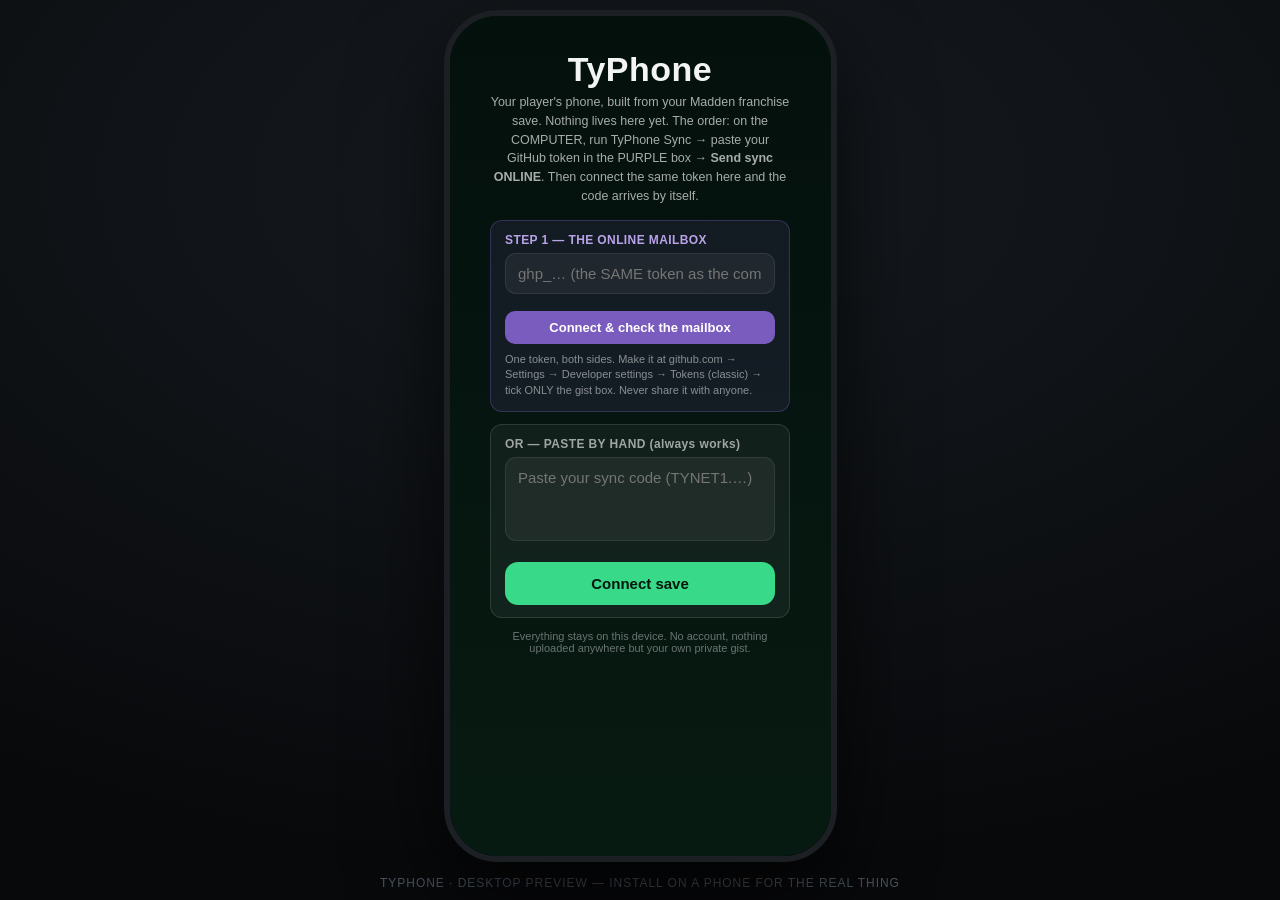
<file: index.html>
<!DOCTYPE html>
<!-- TyPhone index.html — v1.14.0 (Aug 11 2026) — THE SPIDERWEB ROUND -->
<html lang="en">
<head>
<meta charset="UTF-8">
<meta name="viewport" content="width=device-width, initial-scale=1, viewport-fit=cover, user-scalable=no">
<meta name="apple-mobile-web-app-capable" content="yes">
<meta name="apple-mobile-web-app-status-bar-style" content="black-translucent">
<meta name="apple-mobile-web-app-title" content="TyPhone">
<link rel="apple-touch-icon" href="icon-180.png">
<link rel="manifest" href="manifest.webmanifest">
<meta name="theme-color" content="#04100c">
<title>TyPhone</title>
<link rel="stylesheet" href="styles.css">
</head>
<body>
<div id="desk">
  <div id="frame">
    <div id="island"></div>
    <div id="screen">
      <div id="statusbar">
        <span id="sb-time">9:41</span>
        <span id="sb-right">
          <span class="sb-ico sig"><i></i><i></i><i></i><i></i></span>
          <span class="sb-5g">5G</span>
          <span class="sb-ico batt"><i></i></span>
        </span>
      </div>
      <div id="stage">
        <!-- lockscreen -->
        <div class="layer" id="lock">
          <div id="lk-date">Friday, August 7</div>
          <div id="lk-time">9:41</div>
          <div id="lk-notifs"></div>
          <div id="lk-career">
            <div class="who">Careers</div>
            <div id="lk-careers"></div>
          </div>
          <button id="lk-unlock">Tap to open</button>
          <div id="lk-ver"></div>
        </div>
        <!-- homescreen -->
        <div class="layer hidden" id="home">
          <div id="hs-widget">
            <div class="top"><h3 id="wg-title">TyPhone</h3><span class="wk" id="wg-week">—</span></div>
            <div class="row">
              <div class="wg"><small>Status</small><b id="wg-cash">—</b></div>
              <div class="wg buzz"><small>Buzz</small><b id="wg-run">—</b><i id="wg-lv"></i></div>
            </div>
          </div>
          <div id="grid"></div>
          <div id="trophybar" class="hidden" onclick="mySeasonSheet()"></div>
          <div id="nextbar" class="hidden"></div>
          <div id="dock"></div>
        </div>
        <!-- app view (content injected per app) -->
        <div class="layer hidden appview" id="appview">
          <div id="app-body"></div>
        </div>
      </div>
      <div id="homebar"><b id="hb"></b></div>
      <div id="toast"></div>
      <div id="dim" class="hidden"><div id="sheet"></div></div>
    </div>
  </div>
  <div id="deskcap">TyPhone · desktop preview — install on a phone for the real thing</div>
</div>
<script src="data.js"></script>
<script src="app.js"></script>
</body>
</html>
</file>
<file: styles.css>
/* TyPhone styles.css — v1.14.0 (Aug 11 2026) — THE SPIDERWEB ROUND (no style changes) */
/* ============ TyNet OS — styles ============ */
:root{
  --wall1:#04100c; --wall2:#0a2418; --wall3:#123a24;
  --glass:rgba(255,255,255,.08); --glass2:rgba(255,255,255,.14);
  --ink:#f2f5f3; --dim:rgba(242,245,243,.62); --faint:rgba(242,245,243,.38);
  --ok:#39d98a; --warn:#f5b93e; --bad:#f4645c;
  --mer-bg:#0b241b; --mer-bg2:#07160f; --mer-acc:#2fd08c; --mer-gold:#d8b25c;
  --key-bg:#f4f7fb; --key-acc:#1f6fd6; --key-ink:#131a22;
  --oct-bg:#141110; --oct-acc:#f07f24;
  --apx-bg:#f5efe2; --apx-acc:#8a6d1f; --apx-ink:#241f14;
  --hud-bg:#120d0a; --hud-acc:#ff5f2e; --hud-up:#ff7a45; --hud-dn:#6d84ff;
  --chr-bg:#080a0c; --chr-acc:#e8f0f6;
  --tml-bg:#f5f6f8; --tml-acc:#3557c9; --tml-ink:#1a1f28;
  --chron-bg:#f6f2e8; --chron-ink:#221d14; --chron-acc:#8c2f22;
  --espn-bg:#101215; --espn-acc:#c8102e;
  --pod-bg:#130f1e; --pod-acc:#9f7bff; --pod-acc2:#5ad0c8;
  --yct-bg:#f2f6f7; --yct-acc:#0e5b6e; --yct-ink:#10222a;
  --pln-bg:#0e1420; --pln-acc:#b7c6dd;
  --clip-bg:#050506; --clip-acc:#ff3d71;
  --card-bg:#17191d; --card-acc:#cfd6df;
  --set-bg:#101214;
  --radius-app:16px;
}
*{margin:0;padding:0;box-sizing:border-box;-webkit-tap-highlight-color:transparent}
html,body{height:100%}
html{background:#000}
body{height:100%;background:#000;font-family:-apple-system,BlinkMacSystemFont,"Segoe UI",Roboto,Helvetica,Arial,sans-serif;color:var(--ink);overflow:hidden}
button{font:inherit;color:inherit;background:none;border:none;cursor:pointer;text-align:inherit}
input,select,textarea{font:inherit;color:inherit}
::-webkit-scrollbar{display:none}

/* ===== desk frame vs standalone ===== */
#desk{height:100%;display:flex;align-items:center;justify-content:center;flex-direction:column;gap:14px}
#frame{position:fixed;inset:0;background:#000;overflow:hidden}
#deskcap{display:none;color:#4c5560;font-size:12px;letter-spacing:.08em;text-transform:uppercase}
@media (min-width:520px) and (min-height:900px){
  body{background:radial-gradient(1200px 700px at 50% 20%,#161b20,#08090b)}
  #frame{position:relative;inset:auto;width:393px;height:852px;border-radius:54px;border:6px solid #1c1f24;box-shadow:0 40px 90px rgba(0,0,0,.7),inset 0 0 0 2px #000}
  #island{display:block}
  #statusbar{display:flex}
  #deskcap{display:block}
}
#island{display:none;position:absolute;top:12px;left:50%;transform:translateX(-50%);width:118px;height:32px;background:#000;border-radius:20px;z-index:60;pointer-events:none}

/* ===== wallpaper + chrome ===== */
#screen{position:absolute;inset:0;padding-top:env(safe-area-inset-top,14px);display:flex;flex-direction:column;
  background:
  radial-gradient(80% 55% at 78% -8%,rgba(47,208,140,.28),transparent 60%),
  radial-gradient(70% 50% at 8% 108%,rgba(31,111,214,.20),transparent 60%),
  linear-gradient(160deg,var(--wall2),var(--wall1) 55%,#010302 82%,#000)}
#screen.customwall{background-image:var(--customwall);background-size:cover;background-position:center}
#statusbar{display:none;height:54px;flex:0 0 auto;justify-content:space-between;align-items:flex-end;padding:0 28px 6px;font-size:14px;font-weight:600;z-index:55}
#sb-right{display:flex;gap:6px;align-items:center}
.sb-5g{font-size:12px;font-weight:700}
.sb-ico{width:18px;height:11px;position:relative;opacity:.95}
.sig i{position:absolute;bottom:0;width:3px;background:currentColor;border-radius:1px}
.sig i:nth-child(1){left:0;height:4px}.sig i:nth-child(2){left:4px;height:6px}.sig i:nth-child(3){left:8px;height:8px}.sig i:nth-child(4){left:12px;height:10px}
.batt{width:24px;height:12px;border:1.5px solid rgba(255,255,255,.5);border-radius:3.5px;position:relative}
.batt::after{content:"";position:absolute;right:-4px;top:3px;width:2px;height:4px;background:rgba(255,255,255,.5);border-radius:1px}
.batt i{position:absolute;inset:1.5px;right:22%;background:var(--ok);border-radius:1.5px}
#stage{flex:1;position:relative;overflow:hidden}
#homebar{height:26px;margin-bottom:env(safe-area-inset-bottom,0px);flex:0 0 auto;display:flex;align-items:center;justify-content:center;z-index:70}
#homebar b{width:130px;height:5px;border-radius:3px;background:rgba(255,255,255,.85);cursor:pointer}

/* ===== layers ===== */
.layer{position:absolute;inset:0;display:flex;flex-direction:column;transition:opacity .28s,transform .28s}
.layer.hidden{opacity:0;pointer-events:none}
#lock.hidden{transform:translateY(-14%)}
.appview{background:#0d0f11;transform:translateY(4%) scale(.96)}
.appview.open{transform:none}
#app-body{flex:1;display:flex;flex-direction:column;overflow:hidden}

/* ===== lockscreen ===== */
#lock{align-items:center;padding-top:44px}
#lk-date{font-size:15px;font-weight:600;color:var(--dim)}
#lk-time{font-size:84px;font-weight:700;letter-spacing:-.02em;line-height:1;margin-top:2px;font-variant-numeric:tabular-nums}
#lk-notifs{margin-top:22px;width:calc(100% - 32px);display:flex;flex-direction:column;gap:8px;max-height:38%;overflow:auto}
.lk-card{background:var(--glass);backdrop-filter:blur(20px);border-radius:18px;padding:12px 14px;display:flex;gap:11px;align-items:center;text-align:left}
.lk-card .ic{width:34px;height:34px;border-radius:9px;flex:0 0 auto;display:flex;align-items:center;justify-content:center;font-weight:800;font-size:15px}
.lk-card h4{font-size:13.5px;font-weight:600}
.lk-card p{font-size:12.5px;color:var(--dim);margin-top:1px;overflow:hidden;display:-webkit-box;-webkit-line-clamp:2;-webkit-box-orient:vertical}
#lk-career{margin-top:auto;margin-bottom:14px;width:calc(100% - 48px)}
#lk-career .who{text-align:center;font-size:12px;color:var(--faint);letter-spacing:.06em;text-transform:uppercase;margin-bottom:8px}
.career-pick{width:100%;background:var(--glass);backdrop-filter:blur(20px);border-radius:16px;padding:12px 16px;display:flex;justify-content:space-between;align-items:center;margin-bottom:8px}
.career-pick.active{outline:1.5px solid rgba(57,217,138,.6)}
.career-pick h4{font-size:15px;font-weight:700}
.career-pick p{font-size:12px;color:var(--dim)}
.career-pick .go{font-size:12px;font-weight:700;color:var(--ok)}
#lk-unlock{margin-bottom:2px;font-size:13px;color:var(--faint);padding:10px 24px}
#lk-ver{margin-bottom:10px;font-size:10px;letter-spacing:.04em;color:var(--faint);opacity:.7;font-variant-numeric:tabular-nums}

/* ===== homescreen ===== */
#home{padding:6px 20px 0}
#hs-widget{background:var(--glass);backdrop-filter:blur(24px);border-radius:22px;padding:14px 16px;margin-bottom:18px;cursor:pointer}
#hs-widget .top{display:flex;justify-content:space-between;align-items:baseline}
#hs-widget h3{font-size:13px;font-weight:700;letter-spacing:.04em}
#hs-widget .wk{font-size:12px;color:var(--dim);font-weight:600}
#hs-widget .row{display:flex;gap:14px;margin-top:10px}
.wg{flex:1;min-width:0}
.wg small{display:block;font-size:10px;letter-spacing:.08em;text-transform:uppercase;color:var(--faint)}
.wg b{font-size:13.5px;font-weight:700;letter-spacing:-.01em;white-space:nowrap;overflow:hidden;text-overflow:ellipsis;display:block;line-height:1.5}
.wg.buzz b{white-space:normal;overflow:visible;text-overflow:clip;line-height:1.25} /* v1.6 (Ty #1): the fame ladder never gets cut off again */
#grid{display:grid;grid-template-columns:repeat(4,1fr);gap:22px 10px;justify-items:center}
.app{width:100%;display:flex;flex-direction:column;align-items:center;gap:5px}
.icon{width:78px;height:78px;border-radius:18px;display:flex;align-items:center;justify-content:center;font-weight:800;font-size:21px;position:relative;box-shadow:0 6px 14px rgba(0,0,0,.35)}
#grid .icon svg, #dock .icon svg{display:block;width:38px;height:38px}
.lk-card .ic svg{width:19px;height:19px}
.lk-card .ic span{font-size:12px!important}
.app span{font-size:11.5px;color:var(--ink);text-shadow:0 1px 3px rgba(0,0,0,.6)}
.badge{position:absolute;top:-7px;right:-7px;min-width:24px;height:24px;border-radius:12px;background:#f4453b;color:#fff;font-size:13px;font-weight:700;display:flex;align-items:center;justify-content:center;padding:0 6px;box-shadow:0 2px 6px rgba(0,0,0,.4)} /* v1.7.1 Ty: bigger notification circle */
#dock{margin-top:auto;margin-bottom:8px;background:rgba(255,255,255,.10);backdrop-filter:blur(28px);border-radius:26px;padding:11px;display:flex;justify-content:space-around}
#dock .app > span{display:none}
#dock .app{width:auto}

/* icon brands */
.ic-msg{background:linear-gradient(180deg,#5bdc6b,#28b442);color:#fff}
.ic-mer{background:linear-gradient(180deg,#134534,#0b2c20);color:var(--mer-acc)}
.ic-hud{background:linear-gradient(180deg,#ff5f2e,#e83e0c);color:#fff}
.ic-sync{background:linear-gradient(180deg,#3d454f,#22272d);color:#dfe6ec}
.ic-chr{background:#0c0d0e;color:#fff;border:1px solid #26292c}
.ic-tml{background:#f5f5f4;color:#3557c9}
.ic-chron{background:#f6f2e8;color:#6d2015;font-size:15px;font-family:Georgia,serif}
.ic-espn{background:#c8102e;color:#fff;font-size:12px;font-style:italic;letter-spacing:-.03em}
.ic-pod{background:linear-gradient(180deg,#2a1d4d,#171030);color:#9f7bff}
.ic-key{background:var(--key-bg);color:var(--key-acc)}
.ic-oct{background:var(--oct-bg);color:var(--oct-acc)}
.ic-apx{background:var(--apx-bg);color:#5c4c1c;font-size:14px;letter-spacing:.06em}
.ic-yct{background:linear-gradient(180deg,#e8f2f4,#cfe4e9);color:#0e5b6e}
.ic-pln{background:linear-gradient(180deg,#1a2537,#0e1420);color:#b7c6dd}
.ic-clip{background:#050506;color:#ff3d71;border:1px solid #1c1c20}
.ic-con{background:linear-gradient(180deg,#8e98a5,#5f6873);color:#fff}
.ic-set{background:linear-gradient(180deg,#3a3f45,#22262b);color:#c9d1d9}
.ic-card{background:linear-gradient(160deg,#2a2d33,#131519);color:#cfd6df}

/* ===== app shell ===== */
.aphead{flex:0 0 auto;display:flex;align-items:center;gap:10px;padding:12px 16px 10px;position:relative;z-index:5}
.aphead .back{font-size:15px;font-weight:600;opacity:.85;padding:4px 6px 4px 0}
.aphead h1{font-size:19px;font-weight:800;letter-spacing:-.01em;flex:1}
.aphead .hact{font-size:13px;font-weight:700;opacity:.85}
.apbody{flex:1;overflow-y:auto;-webkit-overflow-scrolling:touch;padding:0 16px 28px}
.apbody.flush{padding:0}
.seg{display:flex;background:rgba(127,127,127,.15);border-radius:11px;padding:3px;margin:2px 16px 10px;flex:0 0 auto}
.seg button{flex:1;padding:7px 0;font-size:13px;font-weight:600;border-radius:8px;opacity:.7}
.seg button.on{background:rgba(255,255,255,.14);opacity:1}
.lightapp .seg{background:rgba(0,0,0,.07)}
.lightapp .seg button.on{background:#fff;box-shadow:0 1px 4px rgba(0,0,0,.12)}
.cardrow{border-radius:16px;padding:14px;margin-bottom:10px}
.hr{height:1px;background:rgba(127,127,127,.18);margin:10px 0}
.pill{display:inline-block;font-size:10.5px;font-weight:700;letter-spacing:.05em;text-transform:uppercase;border-radius:6px;padding:3px 7px}
.mono{font-variant-numeric:tabular-nums}
.btn{display:block;width:100%;text-align:center;padding:13px;border-radius:13px;font-weight:700;font-size:15px}
.btn.sm{padding:9px;font-size:13px;border-radius:10px;width:auto;display:inline-block;padding-left:14px;padding-right:14px}
.rowline{display:flex;justify-content:space-between;align-items:center;padding:11px 0;border-bottom:1px solid rgba(127,127,127,.14);gap:10px}
.rowline:last-child{border-bottom:none}
.rowline .l h4{font-size:14.5px;font-weight:600}
.rowline .l p{font-size:12.5px;opacity:.6;margin-top:1px}
.rowline .r{font-size:14.5px;font-weight:700;white-space:nowrap}
input.field,select.field,textarea.field{width:100%;background:rgba(127,127,127,.13);border:1px solid rgba(127,127,127,.2);border-radius:11px;padding:11px 12px;font-size:15px;outline:none;margin-bottom:9px;-webkit-appearance:none;appearance:none}
label.flabel{display:block;font-size:11px;font-weight:700;letter-spacing:.06em;text-transform:uppercase;opacity:.55;margin:8px 0 5px}
.empty{padding:44px 24px;text-align:center;opacity:.55;font-size:14px;line-height:1.5}

/* ===== Messages ===== */
.msgs{background:#0b0d0f}
.thd{display:flex;gap:12px;padding:12px 16px;align-items:center}
.thd .av{width:48px;height:48px;border-radius:50%;flex:0 0 auto;display:flex;align-items:center;justify-content:center;font-weight:700;font-size:17px;color:#fff}
.thd .tx{flex:1;min-width:0;border-bottom:1px solid rgba(255,255,255,.07);padding-bottom:12px}
.thd h4{font-size:15.5px;font-weight:600;display:flex;justify-content:space-between}
.thd h4 time{font-size:12.5px;font-weight:400;color:var(--faint)}
.thd p{font-size:13.5px;color:var(--dim);margin-top:2px;overflow:hidden;display:-webkit-box;-webkit-line-clamp:2;-webkit-box-orient:vertical}
.chat{display:flex;flex-direction:column;gap:3px;padding:8px 14px 12px}
.bub{max-width:76%;padding:9px 13px;border-radius:18px;font-size:15px;line-height:1.35;position:relative}
.bub.them{background:#26282c;align-self:flex-start;border-bottom-left-radius:5px}
.bub.me{background:#2f7cf6;color:#fff;align-self:flex-end;border-bottom-right-radius:5px}
.bub .who{display:block;font-size:11px;font-weight:700;color:#8fa0b5;margin-bottom:2px}
.chat .day{align-self:center;font-size:11.5px;color:var(--faint);margin:10px 0 4px;font-weight:600}
.composer{flex:0 0 auto;display:flex;gap:8px;padding:8px 12px calc(10px + env(safe-area-inset-bottom,0px));background:#0b0d0f;border-top:1px solid rgba(255,255,255,.06)}
.composer input{flex:1;background:#1b1d21;border:1px solid rgba(255,255,255,.1);border-radius:20px;padding:9px 15px;font-size:15px;outline:none;color:var(--ink)}
.composer button{color:#2f7cf6;font-weight:700;font-size:15px;padding:0 6px}

/* ===== Chirper ===== */
.chirper{background:var(--chr-bg)}
.chirp{display:flex;gap:11px;padding:13px 15px;border-bottom:1px solid rgba(255,255,255,.07)}
.chirp .av{width:42px;height:42px;border-radius:50%;flex:0 0 auto;display:flex;align-items:center;justify-content:center;font-weight:700;color:#fff;font-size:15px}
.chirp .bx{flex:1;min-width:0}
.chirp h4{font-size:14.5px;font-weight:700;display:flex;gap:5px;align-items:center;flex-wrap:wrap}
.chirp h4 .hnd{color:#7b8794;font-weight:400;font-size:13.5px}
.chirp h4 .vf{width:15px;height:15px;border-radius:50%;background:#1f8ceb;color:#fff;font-size:9px;display:inline-flex;align-items:center;justify-content:center;font-weight:800}
.chirp p{font-size:14.5px;line-height:1.4;margin-top:2px;white-space:pre-wrap;word-wrap:break-word}
.chirp .acts{display:flex;gap:0;justify-content:space-between;max-width:260px;margin-top:8px;color:#69737e;font-size:12.5px}
.chirp .acts span{display:flex;align-items:center;gap:4px}

/* ===== Huddle ===== */
.huddle{background:var(--hud-bg)}
.hud-sub{padding:0 16px 8px;display:flex;align-items:center;gap:8px;flex:0 0 auto}
.hud-sub .subav{width:22px;height:22px;border-radius:50%;background:linear-gradient(180deg,#ff5f2e,#e83e0c);display:flex;align-items:center;justify-content:center;font-size:11px;font-weight:800;color:#fff}
.hud-sub b{font-size:13.5px}
.hud-sub span{font-size:12px;color:var(--faint)}
.hpost{padding:12px 16px;border-bottom:6px solid #0a0705}
.hpost .meta{font-size:12px;color:#9a8f88;display:flex;gap:6px;align-items:center;flex-wrap:wrap}
.hpost .meta b{color:#c9beb6}
.hpost h3{font-size:16.5px;font-weight:700;line-height:1.3;margin:6px 0}
.hpost .body{font-size:14px;line-height:1.45;color:#d8d0c9;white-space:pre-wrap}
.hpost .stats{display:flex;gap:16px;margin-top:10px;font-size:12.5px;color:#9a8f88;font-weight:600}
.flair{font-size:10px;font-weight:800;letter-spacing:.04em;background:#2b1a10;color:#ff9a6b;border-radius:4px;padding:2px 6px;text-transform:uppercase}
.cmt{display:flex;gap:9px;padding:9px 16px 2px}
.cmt .vote{display:flex;flex-direction:column;align-items:center;gap:2px;flex:0 0 22px;padding-top:2px}
.cmt .vote button{font-size:15px;line-height:1;color:#7a7069;padding:2px}
.cmt .vote button.uv.on{color:var(--hud-up)}
.cmt .vote button.dv.on{color:var(--hud-dn)}
.cmt .vote b{font-size:11.5px;color:#b9afa8;font-variant-numeric:tabular-nums}
.cmt .vote b.neg{color:var(--hud-dn)}
.cmt .cx{flex:1;min-width:0;border-left:1.5px solid #2a221d;padding-left:10px}
.cmt.top .cx{border-left:none;padding-left:0}
.cmt .u{font-size:12px;color:#9a8f88;display:flex;gap:6px;align-items:center;flex-wrap:wrap}
.cmt .u b{color:#e0d8d1}
.cmt .u .op{background:#20303f;color:#6db2ff;border-radius:4px;font-size:9.5px;font-weight:800;padding:1px 5px}
.cmt .u .awd{font-size:11px}
.cmt p{font-size:13.5px;line-height:1.42;color:#d8d0c9;margin-top:3px;white-space:pre-wrap}
.cmt .sub{margin-top:2px}
.hud-sort{display:flex;gap:14px;padding:9px 16px;font-size:12.5px;color:#9a8f88;font-weight:700;border-bottom:1px solid #201a15}
.hud-sort .on{color:#ff9a6b}
.hlist .hpost{border-bottom:1px solid #201a15;cursor:pointer}
.hlist .hpost .body{display:-webkit-box;-webkit-line-clamp:3;-webkit-box-orient:vertical;overflow:hidden}

/* ===== T-Mail ===== */
.tmail{background:var(--tml-bg);color:var(--tml-ink)}
.tmail .aphead h1{color:var(--tml-ink)}
.mail{padding:12px 16px;border-bottom:1px solid rgba(0,0,0,.08);cursor:pointer}
.mail .frm{display:flex;justify-content:space-between;font-size:14.5px}
.mail .frm b{font-weight:700}
.mail .frm time{font-size:12.5px;color:#7a8494}
.mail h4{font-size:14px;font-weight:600;margin-top:1px}
.mail p{font-size:13px;color:#7a8494;margin-top:1px;overflow:hidden;display:-webkit-box;-webkit-line-clamp:2;-webkit-box-orient:vertical}
.mail.unread .frm b::before{content:"";display:inline-block;width:8px;height:8px;border-radius:4px;background:var(--tml-acc);margin-right:7px;vertical-align:1px}
.mailread{padding:16px;font-size:15px;line-height:1.55;color:#242a35;white-space:pre-wrap}
.mailread h2{font-size:19px;line-height:1.3;margin-bottom:4px;color:#10131a}
.mailread .mfrom{font-size:13px;color:#7a8494;margin-bottom:14px;padding-bottom:12px;border-bottom:1px solid rgba(0,0,0,.08)}

/* ===== Chronicle ===== */
.chron{background:var(--chron-bg);color:var(--chron-ink)}
.chron .aphead{justify-content:center}
.chron .aphead .back{position:absolute;left:16px;color:var(--chron-ink)}
.chron .masthead{font-family:Georgia,'Times New Roman',serif;font-weight:700;font-size:21px;letter-spacing:.01em;color:#1c1710}
.chron .dateline{text-align:center;font-size:10.5px;letter-spacing:.14em;text-transform:uppercase;color:#8a8172;padding-bottom:9px;border-bottom:2px solid #1c1710;margin:0 16px 4px}
.art{padding:14px 18px 30px;font-family:Georgia,'Times New Roman',serif}
.art .kick{font-size:11px;letter-spacing:.12em;text-transform:uppercase;color:var(--chron-acc);font-weight:700;font-family:-apple-system,sans-serif}
.art h1{font-size:25px;line-height:1.15;font-weight:700;margin:6px 0 8px;letter-spacing:-.01em}
.art .stand{font-size:15px;line-height:1.4;color:#5c5546;font-style:italic;margin-bottom:10px}
.art .byline{font-size:12px;font-family:-apple-system,sans-serif;color:#8a8172;text-transform:uppercase;letter-spacing:.07em;margin-bottom:14px;padding-bottom:12px;border-bottom:1px solid #d9d2c2}
.art p{font-size:15.5px;line-height:1.62;margin-bottom:14px}
.art p:first-of-type::first-letter{float:left;font-size:46px;line-height:.86;padding:4px 7px 0 0;font-weight:700}
.art .pq{border-top:2px solid #1c1710;border-bottom:1px solid #d9d2c2;padding:12px 4px;margin:6px 0 16px;font-size:18px;line-height:1.35;font-style:italic;text-align:center}
.chron .more{padding:0 18px 30px}
.chron .more h3{font-family:Georgia,serif;font-size:15px;border-top:2px solid #1c1710;padding-top:10px;margin-bottom:8px}
.chron .morelink{display:block;padding:9px 0;border-bottom:1px solid #d9d2c2;font-family:Georgia,serif;font-size:15px;line-height:1.3;color:#33291c}
.chron .morelink small{display:block;font-family:-apple-system,sans-serif;font-size:11px;color:#8a8172;margin-top:2px}

/* ===== ESPN ===== */
.espn{background:var(--espn-bg)}
.espn .aphead{background:var(--espn-acc);padding-bottom:12px}
.espn .aphead h1{font-style:italic;letter-spacing:-.02em}
.scorecard{background:#181b1f;border-radius:14px;padding:12px 14px;margin-bottom:10px}
.scorecard .st{display:flex;justify-content:space-between;font-size:11px;color:#8b939c;font-weight:700;letter-spacing:.04em;text-transform:uppercase;margin-bottom:8px}
.scorecard .tm{display:flex;justify-content:space-between;align-items:center;padding:4px 0;font-size:15.5px;font-weight:600}
.scorecard .tm b{font-variant-numeric:tabular-nums;font-size:17px}
.scorecard .tm.win{color:#fff}.scorecard .tm.lose{color:#8b939c}
.net{font-size:11.5px;font-weight:800;border-radius:5px;padding:3px 7px;letter-spacing:.03em}
.net.CBS{background:#023e8a;color:#fff}.net.FOX{background:#111;color:#fff;border:1px solid #444}
.net.NBC{background:#f5f5f4;color:#111}.net.ESPN{background:#c8102e;color:#fff;font-style:italic}
.net.ABC{background:#1a1a1a;color:#f2c200}.net.PRIME{background:#00a8e1;color:#04151d}
.net.NFLN{background:#013369;color:#d50a0a}.net.PCOCK{background:#000;color:#fff}
.stnd{width:100%;border-collapse:collapse;font-size:13.5px}
.stnd th{font-size:10.5px;letter-spacing:.06em;text-transform:uppercase;color:#8b939c;text-align:right;padding:7px 4px;border-bottom:1px solid #23272c}
.stnd th:first-child{text-align:left}
.stnd td{padding:9px 4px;text-align:right;border-bottom:1px solid #1c2025;font-variant-numeric:tabular-nums}
.stnd td:first-child{text-align:left;font-weight:600}
.stnd tr.you td{color:var(--ok);font-weight:700}

/* ===== Podium ===== */
.podium{background:linear-gradient(180deg,#1c1430,var(--pod-bg) 40%)}
.ep{display:flex;gap:12px;padding:12px 16px;align-items:center;border-bottom:1px solid rgba(255,255,255,.06)}
.ep .art2{width:56px;height:56px;border-radius:12px;background:linear-gradient(140deg,#4a2f8f,#1d1440);display:flex;align-items:center;justify-content:center;font-size:22px;flex:0 0 auto}
.ep .tx{flex:1;min-width:0}
.ep h4{font-size:14.5px;font-weight:700;line-height:1.25}
.ep p{font-size:12.5px;color:var(--dim);margin-top:2px;overflow:hidden;display:-webkit-box;-webkit-line-clamp:2;-webkit-box-orient:vertical}
.ep .dur{font-size:11.5px;color:var(--faint);margin-top:3px}
.playbar{flex:0 0 auto;background:rgba(159,123,255,.12);backdrop-filter:blur(20px);border-top:1px solid rgba(159,123,255,.25);padding:10px 16px calc(12px + env(safe-area-inset-bottom,0px));display:flex;align-items:center;gap:12px}
.playbar .pb-art{width:38px;height:38px;border-radius:9px;background:linear-gradient(140deg,#4a2f8f,#1d1440);display:flex;align-items:center;justify-content:center}
.playbar .pb-tx{flex:1;min-width:0}
.playbar .pb-tx b{font-size:13px;display:block;white-space:nowrap;overflow:hidden;text-overflow:ellipsis}
.playbar .pb-tx small{font-size:11px;color:var(--dim)}
.playbar .pb-btn{font-size:22px}
.ritual{background:rgba(159,123,255,.1);border:1px solid rgba(159,123,255,.3);border-radius:16px;padding:14px;margin:12px 16px}
.ritual h4{font-size:14px;font-weight:700;margin-bottom:5px}
.ritual p{font-size:12.5px;color:var(--dim);line-height:1.45;margin-bottom:10px}

/* ===== light commerce apps (Keystone / Apex / Yachts) ===== */
.keystone{background:var(--key-bg);color:var(--key-ink)}
.keystone .aphead h1{color:var(--key-ink)}
.apex{background:var(--apx-bg);color:var(--apx-ink)}
.apex .aphead h1{color:var(--apx-ink);font-family:Georgia,serif;letter-spacing:.02em}
.yachts{background:var(--yct-bg);color:var(--yct-ink)}
.yachts .aphead h1{color:var(--yct-ink)}
.listing{background:#fff;border-radius:16px;overflow:hidden;margin-bottom:12px;box-shadow:0 2px 10px rgba(19,26,34,.08);cursor:pointer}
.darkapp .listing{background:#1b1e22;box-shadow:none}
.lphoto{height:130px;position:relative;display:flex;align-items:flex-end}
.lphoto .price{position:absolute;left:12px;bottom:10px;background:rgba(0,0,0,.55);color:#fff;font-weight:800;font-size:15px;border-radius:8px;padding:4px 9px;backdrop-filter:blur(6px)}
.lphoto .tag{position:absolute;right:10px;top:10px}
.linfo{padding:11px 13px}
.linfo h4{font-size:15px;font-weight:700}
.linfo p{font-size:12.5px;opacity:.6;margin-top:2px}
.linfo .specs{display:flex;gap:12px;margin-top:7px;font-size:12.5px;font-weight:600;opacity:.8}
.hoodhead{display:flex;justify-content:space-between;align-items:baseline;margin:16px 0 8px}
.hoodhead h3{font-size:16px;font-weight:800}
.hoodhead span{font-size:12px;opacity:.55}

/* CSS house + vehicle art */
.art-house{position:absolute;inset:0;overflow:hidden}
.art-veh{position:absolute;inset:0;display:flex;align-items:center;justify-content:center;overflow:hidden}
.veh-sil{width:72%;height:34%;position:relative}
.veh-sil .bod{position:absolute;inset:28% 0 0;border-radius:14px 18px 6px 6px}
.veh-sil .cab{position:absolute;left:22%;right:26%;top:0;bottom:52%;border-radius:12px 16px 0 0}
.veh-sil .wh{position:absolute;bottom:-14%;width:22%;padding-top:22%;border-radius:50%;background:#0c0d0f;border:4px solid #2a2d31}
.veh-sil .wh.f{left:9%}.veh-sil .wh.r{right:9%}
.boat-sil{width:74%;height:40%;position:relative}
.boat-sil .hull{position:absolute;inset:55% 0 0;border-radius:6px 40px 18px 18px;clip-path:polygon(0 0,100% 0,88% 100%,6% 100%)}
.boat-sil .deck{position:absolute;left:16%;right:22%;top:22%;bottom:45%;border-radius:8px 14px 0 0}
.boat-sil .brg{position:absolute;left:34%;right:40%;top:0;bottom:70%;border-radius:6px 8px 0 0}
.plane-sil{width:80%;height:36%;position:relative}
.plane-sil .fus{position:absolute;inset:36% 4% 34% 2%;border-radius:40px 60px 40px 10px}
.plane-sil .tail{position:absolute;left:2%;top:2%;width:14%;bottom:52%;clip-path:polygon(0 0,60% 0,100% 100%,0 100%)}
.plane-sil .wing{position:absolute;left:38%;top:52%;width:34%;height:26%;clip-path:polygon(0 0,100% 40%,80% 100%,0 60%)}

/* ===== Octane / dark commerce ===== */
.octane{background:var(--oct-bg)}
.filters{display:flex;gap:7px;overflow-x:auto;padding:2px 16px 10px;flex:0 0 auto}
.filters select,.filters input{background:#221d1a;border:1px solid #3a322c;border-radius:9px;color:var(--ink);padding:7px 9px;font-size:12.5px;outline:none}
.filters input{min-width:110px}
.oct-count{padding:0 16px 8px;font-size:12px;color:var(--faint)}

/* ===== Planes ===== */
.planes{background:var(--pln-bg)}

/* ===== ClipHouse ===== */
.cliph{background:var(--clip-bg)}
.clip{position:relative;border-radius:18px;overflow:hidden;margin-bottom:14px;aspect-ratio:9/12;display:flex;align-items:flex-end;background:linear-gradient(160deg,#1b1c22,#0a0a0d)}
.clip .ct{position:relative;z-index:2;padding:14px;width:100%;background:linear-gradient(transparent,rgba(0,0,0,.75))}
.clip h4{font-size:14.5px;font-weight:700}
.clip p{font-size:12.5px;color:#cfd2d8;margin-top:2px}
.clip .play{position:absolute;inset:0;display:flex;align-items:center;justify-content:center;font-size:44px;opacity:.9;z-index:1}
.clip .src{position:absolute;top:10px;right:10px;z-index:2}

/* ===== Card ===== */
.cardapp{background:var(--card-bg)}
.thecard{margin:6px 16px 16px;border-radius:18px;padding:18px;aspect-ratio:1.586;background:linear-gradient(150deg,#33373e,#17191d 60%,#101114);border:1px solid #3c4048;display:flex;flex-direction:column;justify-content:space-between;box-shadow:0 14px 30px rgba(0,0,0,.5)}
.thecard .tn{font-weight:800;letter-spacing:.12em;font-size:13px;color:#e8ecf2}
.thecard .num{font-size:18px;letter-spacing:.14em;color:#cfd6df;font-variant-numeric:tabular-nums}
.thecard .bot{display:flex;justify-content:space-between;align-items:flex-end;font-size:11px;color:#9aa2ac;letter-spacing:.05em}

/* ===== Settings / Contacts ===== */
.settings{background:var(--set-bg)}
.setgroup{background:#1a1d21;border-radius:14px;margin-bottom:14px;overflow:hidden}
.setrow{display:flex;align-items:center;gap:12px;padding:12px 14px;border-bottom:1px solid rgba(255,255,255,.06);font-size:15px}
.setrow:last-child{border-bottom:none}
.setrow .si{width:30px;height:30px;border-radius:8px;display:flex;align-items:center;justify-content:center;font-size:15px;flex:0 0 auto}
.setrow .stx{flex:1}
.setrow .stx small{display:block;font-size:12px;opacity:.5;margin-top:1px}
.setrow .chev{opacity:.35}
.switch{width:46px;height:28px;border-radius:14px;background:#3a3f45;position:relative;transition:background .2s;flex:0 0 auto}
.switch.on{background:var(--ok)}
.switch i{position:absolute;top:2px;left:2px;width:24px;height:24px;border-radius:12px;background:#fff;transition:left .2s}
.switch.on i{left:20px}
.contact{display:flex;gap:12px;padding:11px 16px;align-items:center;border-bottom:1px solid rgba(255,255,255,.06)}
.contact .av{width:42px;height:42px;border-radius:50%;display:flex;align-items:center;justify-content:center;font-weight:700;color:#fff}
.contact h4{font-size:15.5px}
.contact p{font-size:12.5px;opacity:.55}

/* ===== Sync ===== */
.sync{background:#101318}
.synccard{background:#1a1e26;border:1px solid #2b313c;border-radius:16px;padding:14px;margin-bottom:12px}
.synccard h4{font-size:14px;font-weight:700;margin-bottom:5px}
.synccard p{font-size:12.5px;color:var(--dim);line-height:1.45;margin-bottom:10px}
.sync textarea{height:96px;font-size:12px;font-family:ui-monospace,Menlo,monospace;resize:none}

/* ===== Meridian ===== */
.meridian{background:linear-gradient(180deg,var(--mer-bg),var(--mer-bg2) 45%)}
.mer-hero{padding:4px 18px 18px}
.mer-hero small{font-size:11px;letter-spacing:.1em;text-transform:uppercase;color:rgba(216,178,92,.85);font-weight:700}
.mer-hero b{display:block;font-size:38px;font-weight:700;letter-spacing:-.02em;font-variant-numeric:tabular-nums;margin-top:3px}
.mer-hero .sub{font-size:12.5px;color:var(--dim);margin-top:3px}
.mer-nav{display:flex;gap:7px;overflow-x:auto;padding:0 16px 12px;flex:0 0 auto}
.mer-nav button{flex:0 0 auto;background:rgba(255,255,255,.08);border-radius:20px;padding:7px 14px;font-size:12.5px;font-weight:700;color:var(--dim)}
.mer-nav button.on{background:var(--mer-acc);color:#04170d}
.mercard{background:rgba(255,255,255,.06);border:1px solid rgba(255,255,255,.08);border-radius:16px;padding:14px;margin-bottom:11px}
.mercard h4{font-size:13px;font-weight:700;letter-spacing:.02em;margin-bottom:8px;display:flex;justify-content:space-between;align-items:baseline}
.mercard h4 span{font-size:11px;color:var(--faint);font-weight:600}
.payline{display:flex;justify-content:space-between;padding:7px 0;font-size:13.5px;border-bottom:1px solid rgba(255,255,255,.06)}
.payline:last-child{border-bottom:none}
.payline span:last-child{font-variant-numeric:tabular-nums;font-weight:600}
.payline.neg span:last-child{color:#ff9d94}
.payline.tot{font-weight:800;font-size:14.5px}
.payline.tot span:last-child{color:var(--mer-acc)}
.runway{display:flex;gap:8px}
.rw{flex:1;border-radius:12px;padding:10px;text-align:center}
.rw small{display:block;font-size:9.5px;letter-spacing:.08em;text-transform:uppercase;opacity:.6;font-weight:700}
.rw b{font-size:16px;font-variant-numeric:tabular-nums}
.rw.ok{background:rgba(57,217,138,.13);color:#7ce8b1}
.rw.warn{background:rgba(245,185,62,.13);color:#f5cd7a}
.rw.bad{background:rgba(244,100,92,.14);color:#ff9d94}
.invrow{display:flex;justify-content:space-between;align-items:center;padding:9px 0;border-bottom:1px solid rgba(255,255,255,.06)}
.invrow:last-child{border-bottom:none}
.invrow .l b{font-size:14px;display:block}
.invrow .l small{font-size:11.5px;opacity:.55}
.invrow .r{text-align:right}
.invrow .r b{font-size:14px;display:block;font-variant-numeric:tabular-nums}
.invrow .r small{font-size:11.5px;font-weight:700}
.up{color:#7ce8b1}.dn{color:#ff9d94}

/* ===== dialog sheet + toast ===== */
#dim{position:absolute;inset:0;background:rgba(0,0,0,.55);z-index:80;display:flex;align-items:flex-end;transition:opacity .22s}
#dim.hidden{opacity:0;pointer-events:none}
#sheet{width:100%;background:#1c1f24;border-radius:22px 22px 0 0;padding:20px 18px calc(24px + env(safe-area-inset-bottom,0px));max-height:82%;overflow-y:auto}
#sheet h3{font-size:17px;font-weight:800;margin-bottom:6px}
#sheet .sp{font-size:13.5px;color:var(--dim);line-height:1.5;margin-bottom:14px}
#sheet .btn{margin-bottom:9px}
#toast{position:absolute;left:50%;bottom:90px;transform:translateX(-50%) translateY(20px);background:rgba(28,31,36,.96);border:1px solid rgba(255,255,255,.14);color:var(--ink);font-size:13.5px;font-weight:600;border-radius:14px;padding:11px 18px;opacity:0;pointer-events:none;transition:.25s;z-index:90;white-space:normal;overflow-wrap:break-word;text-align:center;line-height:1.45;max-width:88%;width:max-content}
#toast.show{opacity:1;transform:translateX(-50%) translateY(0)}

@media (prefers-reduced-motion: reduce){
  *{transition:none!important;animation:none!important}
}

/* ---- v1.1 ---- */
.ic-key{background:#1d5fd0!important;color:#fff!important}
.ic-tml{background:linear-gradient(135deg,#fff,#eef1f6)!important;color:#c93a2e!important}
.ic-yct{background:#0d2b45!important;color:#dff3ff!important}
.ic-chron{background:#f3ecdd!important;color:#231d12!important}
.ic-chron span{font-size:17px!important;font-weight:800}
.ic-apx{background:#5a4a20!important;color:#f0e6c8!important}
.ic-pylon{background:#101318!important;color:#e8edf3!important}
.ic-card{background:#23262c!important;color:#dfe4ea!important}

/* bigger labels to match icon bump */
.icon-wrap small{font-size:11.5px}

/* light app base */
.lightapp{background:#f2f3f5;color:#16191d}
.lightapp .aphead{background:#f2f3f5;border-bottom:1px solid #e2e4e8}
.lightapp .aphead h1{color:#16191d}
.lightapp .aphead .back{color:#0b5cad}
.lightapp .field{background:#fff;border:1px solid #d8dce2;color:#16191d}
.lightapp .flabel{color:#5a6472}
.darkapp{background:var(--bg,#0f1114)}

/* Meridian real-bank */
.meridian{--mer:#0b5cad}
.mer-logo{display:inline-flex;width:24px;height:24px;border-radius:6px;background:#0b5cad;color:#fff;align-items:center;justify-content:center;font-size:14px;font-weight:800;margin-right:2px}
.mer-sechead{font-size:19px;font-weight:700;padding:16px 16px 8px;color:#16191d;display:flex;justify-content:space-between;align-items:center}
.mer-sechead span{font-size:12px;color:#7a828d}
.acct-group{background:#fff;border-radius:16px;margin:0 12px 6px;box-shadow:0 1px 3px rgba(20,30,50,.06)}
.acct{padding:16px;border-bottom:1px solid #edeff2}
.acct:last-child{border-bottom:none}
.acct-top{display:flex;justify-content:space-between;align-items:center}
.acct-name{font-size:16.5px;font-weight:600;color:#16191d}
.acct-num{font-size:13px;color:#8a919c;font-weight:400;letter-spacing:.5px}
.acct-sub{font-size:12.5px;color:#8a919c;margin-top:8px}
.acct-bal{font-size:27px;font-weight:750;color:#111;letter-spacing:-.4px;margin:2px 0 8px;font-variant-numeric:tabular-nums}
.acct-more{background:none;border:none;color:#1c7a3d;font-size:14px;font-weight:600;padding:0}
.acct-detail{margin-top:10px;border-top:1px solid #edeff2;padding-top:8px}
.mer-link{background:none;border:none;color:#0b5cad;font-weight:600;font-size:13px;padding:0}
.meridian .payline{display:flex;justify-content:space-between;padding:7px 0;font-size:13.5px;color:#3a4048;border-bottom:1px solid #f0f2f4}
.meridian .payline:last-child{border-bottom:none}
.meridian .payline.neg span:last-child{color:#b3423a}
.meridian .payline.tot{font-weight:700;color:#111;border-top:2px solid #e2e4e8}
.mer-tabs{position:absolute;left:0;right:0;bottom:0;display:flex;background:#fafbfc;border-top:1px solid #e2e4e8;padding:6px 0 calc(env(safe-area-inset-bottom,8px) + 4px)}
.mer-tabs button{flex:1;background:none;border:none;color:#6a7280;font-size:10.5px;display:flex;flex-direction:column;align-items:center;gap:3px;padding:4px 0}
.mer-tabs button i{font-style:normal;font-size:17px;line-height:1}
.mer-tabs button.on{color:#0b5cad;font-weight:700}

/* vehicle/property text rows */
.veh-row{display:flex;justify-content:space-between;align-items:center;width:100%;text-align:left;background:rgba(255,255,255,.05);border:1px solid rgba(255,255,255,.08);border-radius:12px;padding:12px 14px;margin-bottom:8px;color:inherit}
.veh-row.light{background:#fff;border:1px solid #e4e6ea;box-shadow:0 1px 2px rgba(20,30,50,.05)}
.vr-l{display:flex;flex-direction:column;gap:2px;min-width:0;padding-right:10px}
.vr-l b{font-size:14.5px;font-weight:650;white-space:nowrap;overflow:hidden;text-overflow:ellipsis}
.vr-l small{font-size:11.5px;opacity:.6}
.vr-r{font-size:14.5px;font-weight:700;font-variant-numeric:tabular-nums;white-space:nowrap}
.oct-make{font-size:13px;font-weight:800;letter-spacing:.12em;text-transform:uppercase;opacity:.5;margin:16px 2px 8px}
.oct-count{font-size:11.5px;opacity:.5;padding:6px 18px 2px}
.veh-detail{background:rgba(255,255,255,.05);border:1px solid rgba(255,255,255,.08);border-radius:16px;padding:16px}
.veh-detail.light{background:#fff;border:1px solid #e4e6ea;color:#16191d}
.vd-title{font-size:22px;font-weight:750;line-height:1.15}
.vd-price{font-size:26px;font-weight:800;margin:8px 0 10px;font-variant-numeric:tabular-nums}
.veh-detail .payline{display:flex;justify-content:space-between;padding:8px 0;font-size:13.5px;border-bottom:1px solid rgba(127,127,127,.15)}
.veh-detail .payline.tot{font-weight:750;border-bottom:none}

/* credit card fit */
.thecard{width:calc(100% - 32px);max-width:calc(100% - 32px);box-sizing:border-box;margin:6px 16px;padding:16px}
.thecard .num{letter-spacing:2.5px;font-size:17px}

/* chirper */
.ch-profile{display:flex;gap:12px;align-items:center;padding:14px 16px 10px}
.ch-av{width:52px;height:52px;border-radius:50%;background:linear-gradient(135deg,#2b6b4f,#173a2b);display:flex;align-items:center;justify-content:center;font-weight:800;font-size:18px;color:#e7f5ec;flex:none}
.ch-pinfo{display:flex;flex-direction:column;gap:1px;min-width:0}
.ch-pinfo b{font-size:16.5px}
.ch-pinfo>span{font-size:12.5px;color:var(--faint)}
.ch-follow{display:flex;gap:14px;font-size:12.5px;color:var(--faint);margin-top:3px}
.ch-follow b{color:var(--ink);font-weight:750}
.ch-follow i{font-style:normal;font-size:11px;margin-left:4px}
.chirp{display:block;width:100%;text-align:left;background:rgba(255,255,255,.04);border:1px solid rgba(255,255,255,.08);border-radius:12px;padding:12px 14px;margin:8px 0;color:inherit}
.chirp p{font-size:14px;line-height:1.45;margin:5px 0 0}
.chirp.big p{font-size:16.5px}
.chirp.reply{margin-left:14px;background:rgba(255,255,255,.03)}
.ch-h{display:flex;gap:7px;align-items:baseline}
.ch-h b{font-size:13.5px}
.ch-h span{font-size:12px;color:var(--faint)}
.ch-meta{font-size:11.5px;color:var(--faint);margin-top:7px}
.ch-act{display:flex;gap:10px;margin-top:10px}
.ch-act button{background:rgba(255,255,255,.08);border:none;color:var(--ink);border-radius:999px;padding:7px 14px;font-size:12.5px}
.chirper{--ch-acc:#2b6b4f}

/* pylon */
.pylon-head h1{display:flex;align-items:center;gap:8px}
.py-mark{display:inline-block;width:0;height:0;border-left:7px solid transparent;border-right:7px solid transparent;border-bottom:16px solid #ff7a1a}
.stnd tr.you td{color:#7fd4a0;font-weight:750}

/* apex agent bars */
.agbar{display:inline-block;width:84px;height:6px;border-radius:99px;background:rgba(0,0,0,.1);overflow:hidden;vertical-align:middle}
.agbar i{display:block;height:100%;background:#8a6d1f;border-radius:99px}
.apex{--apx-acc:#8a6d1f}

/* debt sliders */
.dslid{margin-bottom:10px}
.dslid label{display:flex;justify-content:space-between;font-size:13px;color:var(--faint);margin-bottom:4px}
.dslid input[type=range]{width:100%}
.hoodhead{display:flex;justify-content:space-between;align-items:baseline;margin:14px 2px 8px}
.hoodhead h3{font-size:16px;font-weight:750;margin:0}
.hoodhead span{font-size:11.5px;opacity:.55}
.yachts{--yct-acc:#0d2b45}
.planes{--pln-acc:#d8e6f5}

.ic-chron span{color:#2a2214!important;text-shadow:none!important}
.py-ic{display:block;width:22px;height:30px;background:linear-gradient(180deg,#ff8a2a,#f96b00);border-radius:5px 5px 3px 3px;transform:perspective(40px) rotateX(8deg);box-shadow:inset 0 -6px 0 rgba(0,0,0,.25)}

/* ===== v1.2 ===== */
/* brand mastheads */
.brandhead{ display:flex; align-items:center; gap:12px; padding:14px 16px 12px; position:sticky; top:0; z-index:5; }
.brandhead h1{ font-size:20px; font-weight:800; letter-spacing:-.3px; margin:0; }
.brandhead small{ display:block; font-size:11px; opacity:.7; margin-top:1px; }
.brandhead .back{ background:none; border:none; color:inherit; font-size:26px; padding:0 4px 2px 0; }
.bh-mark{ width:38px; height:38px; border-radius:10px; display:flex; align-items:center; justify-content:center; font-weight:900; font-size:17px; background:rgba(255,255,255,.15); flex:none; }
.brandhead.pln{ background:linear-gradient(160deg,#0e2233,#123a52); color:#dff0fb; }
.brandhead.yct{ background:linear-gradient(160deg,#0c2a26,#12433c); color:#dcf5ee; }
.brandhead.apx{ background:linear-gradient(160deg,#231a08,#3d2e0d); color:#f5e8c8; }
.brandhead.key{ background:linear-gradient(160deg,#1b1430,#2c2152); color:#e6ddfb; }
.brandhead.oct{ background:linear-gradient(160deg,#1c1206,#3a2408); color:#ffe2bd; }
.brandhead.pod{ background:linear-gradient(160deg,#241432,#3c2154); color:#efdffb; }
.brandhead.wgr{ background:linear-gradient(160deg,#07200f,#0e3a1c); color:#d9f5e0; }
.brandhead.ast{ background:linear-gradient(160deg,#2a160c,#472613); color:#fbe6d8; }

/* centered seg tabs */
.seg.segc{ display:grid; grid-auto-flow:column; grid-auto-columns:1fr; }
.seg.segc button{ text-align:center; }

/* chirper layout */
.ch-row{ display:flex; gap:10px; align-items:flex-start; }
.ch-main{ min-width:0; flex:1; }
.chav{ width:38px; height:38px; border-radius:50%; flex:none; font-size:13px; display:flex; align-items:center; justify-content:center; color:#fff; font-weight:700; overflow:hidden; }
.chav.sm{ width:30px; height:30px; font-size:11px; }
.chav img{ width:100%; height:100%; object-fit:cover; }
.vfk{ font-style:normal; color:#1d9bf0; font-size:12px; margin:0 4px 0 2px; }
.ch-compose{ display:flex; gap:8px; align-items:center; padding:10px 16px; }
.ch-compose input{ flex:1; background:rgba(255,255,255,.08); border:1px solid rgba(255,255,255,.12); border-radius:999px; padding:9px 14px; color:inherit; font-size:14px; min-width:0; }
.ch-compose button{ background:#1d9bf0; color:#fff; border:none; border-radius:999px; padding:9px 16px; font-weight:700; font-size:13px; }
.ch-av{ border:none; }
.ch-av img{ width:100%; height:100%; border-radius:50%; object-fit:cover; }

/* new icon glyph tiles */
.ic-wgr{ background:linear-gradient(160deg,#0e3a1c,#1d6b36); color:#eafff1; }
.ic-ast{ background:linear-gradient(160deg,#5c3117,#8a4a22); color:#ffeadb; }

/* wager */
.wager .btn.sm{ flex:1; font-size:12.5px; padding:8px 6px; }

/* ===== light theme (#22): all dark apps flip ===== */
body[data-theme=light] .darkapp{ background:#f3f4f6 !important; color:#15181d !important; }
body[data-theme=light] .darkapp .apbody, body[data-theme=light] .darkapp .aphead{ color:#15181d; }
body[data-theme=light] .darkapp .aphead{ background:rgba(243,244,246,.92); }
body[data-theme=light] .darkapp .veh-detail, body[data-theme=light] .darkapp .chirp,
body[data-theme=light] .darkapp .thd, body[data-theme=light] .darkapp .post,
body[data-theme=light] .darkapp .contact, body[data-theme=light] .darkapp .lot,
body[data-theme=light] .darkapp .scorecard, body[data-theme=light] .darkapp .veh-row{ background:#ffffff; border-color:#e2e4e9; color:#15181d; }
body[data-theme=light] .darkapp .field, body[data-theme=light] .darkapp select.field, body[data-theme=light] .darkapp input.field{ background:#ffffff; border-color:#d6d9e0; color:#15181d; }
body[data-theme=light] .darkapp .seg{ background:#e6e8ee !important; }
body[data-theme=light] .darkapp .seg button{ color:#3c424d; }
body[data-theme=light] .darkapp .seg button.on{ background:#ffffff; color:#111; }
body[data-theme=light] .darkapp .payline{ border-color:#eceef2; }
body[data-theme=light] .darkapp .ch-compose input{ background:#fff; border-color:#d6d9e0; color:#111; }
body[data-theme=light] .darkapp{ --ink:#15181d; --faint:#5b6270; }
body[data-theme=light] .darkapp .hoodhead h3{ color:#15181d; }
body[data-theme=light] .darkapp .btn[style*="rgba(255,255,255"]{ background:#e6e8ee !important; color:#23272e !important; }

/* ===== v1.2.1 ===== */
/* prominent back buttons (#8) */
.aphead .back, .brandhead .back{ background:rgba(127,127,127,.22); border:none; color:inherit; border-radius:999px; padding:7px 13px 8px 9px; font-size:15px; font-weight:700; line-height:1; display:inline-flex; align-items:center; gap:3px; }
.brandhead .back{ background:rgba(255,255,255,.18); font-size:19px; padding:5px 12px 7px 9px; margin-right:2px; }
body[data-theme=light] .darkapp .aphead .back{ background:#e2e4e9; color:#23272e; }

/* chirper v2 */
.vfk{ display:inline-flex; align-items:center; margin:0 4px 0 3px; }
.vfk svg{ display:block; }
.chlk{ cursor:pointer; }
.chlk.on{ color:#f91880; font-weight:700; }
.mention{ color:#1d9bf0; font-weight:600; }
.hlink{ background:none; border:none; color:inherit; font:inherit; padding:0; opacity:.85; }
.mchip{ display:inline-flex; gap:6px; align-items:baseline; background:rgba(29,155,240,.14); border:1px solid rgba(29,155,240,.4); color:inherit; border-radius:999px; padding:6px 12px; margin:4px 6px 4px 0; font-size:13px; font-weight:600; }
.mchip small{ opacity:.6; font-weight:500; }
#chSuggTop{ padding:0 16px; }
#chSugg{ padding:2px 0 6px; }
.ch-act button{ background:rgba(255,255,255,.08); border:none; color:inherit; border-radius:999px; padding:7px 14px; font-size:13px; font-weight:600; margin-right:8px; }
body[data-theme=light] .darkapp .mchip{ background:rgba(29,155,240,.1); }
input[type=range]{ accent-color:#7fd4a0; }

/* ===== v1.3 ===== */
/* calendar */
.calday{ display:flex; gap:12px; align-items:center; background:rgba(255,255,255,.05); border:1px solid rgba(255,255,255,.08); border-radius:12px; padding:10px 13px; margin-bottom:7px; }
.calday .cd-date{ width:86px; flex:none; }
.calday .cd-date b{ display:block; font-size:13.5px; }
.calday .cd-date span{ font-size:11px; opacity:.55; }
.calday .cd-ev{ font-size:13px; opacity:.85; }
.calday.pay{ border-color:rgba(127,212,160,.45); }
.calday.pay .cd-ev{ color:#7fd4a0; font-weight:600; }
.calday.game{ border-color:rgba(255,179,92,.5); background:rgba(255,179,92,.07); }
.calday.game .cd-ev{ color:#ffb35c; font-weight:700; }
.ic-cal{ background:linear-gradient(160deg,#8a2f2f,#c04545); color:#fff; }
body[data-theme=light] .darkapp .calday{ background:#fff; border-color:#e2e4e9; }

/* #2: sliders easier to grab */
input[type=range]{ height:34px; }
input[type=range]::-webkit-slider-runnable-track{ height:6px; border-radius:3px; background:rgba(127,127,127,.35); }
input[type=range]::-webkit-slider-thumb{ -webkit-appearance:none; width:28px; height:28px; border-radius:50%; background:#7fd4a0; margin-top:-11px; border:none; box-shadow:0 2px 6px rgba(0,0,0,.4); }

/* own posts in feed */
.chirp.mine{ border-left:3px solid #2b6b4f; }

/* labeled back pills */
.brandhead .back{ font-size:14px; font-weight:700; padding:8px 14px 9px 10px; }

/* ============ v1.3.3 — Ty's live-test batch ============ */
/* ---- dark theme parity: light-branded apps go dark when the phone is dark ---- */
body[data-theme=dark] .lightapp{ background:#101216; color:#e6e8ee; }
body[data-theme=dark] .lightapp .aphead{ background:#101216; border-bottom-color:#22262d; }
body[data-theme=dark] .lightapp .aphead h1{ color:#e6e8ee; }
body[data-theme=dark] .lightapp .field, body[data-theme=dark] .lightapp select.field, body[data-theme=dark] .lightapp input.field{ background:#191c22; border-color:#2b2f38; color:#e6e8ee; }
body[data-theme=dark] .lightapp .flabel{ color:#8b93a1; }
body[data-theme=dark] .lightapp .seg{ background:rgba(255,255,255,.08); }
body[data-theme=dark] .lightapp .seg button.on{ background:#262a31; box-shadow:none; color:#fff; }
body[data-theme=dark] .lightapp .veh-row.light{ background:#181b20; border-color:#262a31; box-shadow:none; color:#e6e8ee; }
body[data-theme=dark] .lightapp .veh-detail.light{ background:#181b20; border-color:#262a31; color:#e6e8ee; }
body[data-theme=dark] .lightapp .listing{ background:#181b20; box-shadow:none; }
body[data-theme=dark] .lightapp .payline{ border-color:rgba(255,255,255,.09); }
body[data-theme=dark] .lightapp .btn[style*="background:#fff"]{ background:#20242b !important; color:#e6e8ee !important; box-shadow:none !important; }
body[data-theme=dark] .lightapp .btn[style*="#e8e2d4"]{ background:#2b2820 !important; color:#cdbf92 !important; }
/* Meridian */
body[data-theme=dark] .meridian .mer-sechead{ color:#e6e8ee; }
body[data-theme=dark] .meridian .acct-group{ background:#181b20; box-shadow:none; }
body[data-theme=dark] .meridian .acct-name{ color:#e6e8ee; }
body[data-theme=dark] .meridian .acct-bal{ color:#fff; }
body[data-theme=dark] .meridian .payline.tot{ color:#fff; border-top-color:#2b2f38; }
body[data-theme=dark] .meridian .mer-tabs{ background:#14161b; border-top-color:#22262d; }
body[data-theme=dark] .meridian .btn[style*="#e7f0f8"]{ background:#1d2b3a !important; color:#7db4e8 !important; }
/* T-Mail */
body[data-theme=dark] .tmail .mail{ border-bottom-color:rgba(255,255,255,.09); }
body[data-theme=dark] .tmail .mailread{ color:#cfd4dd; }
body[data-theme=dark] .tmail .mailread h2{ color:#f0f2f6; }
body[data-theme=dark] .tmail .mailread .mfrom{ border-bottom-color:rgba(255,255,255,.09); }
/* Chronicle: dark newsprint, keeps the paper identity */
body[data-theme=dark] .chron{ background:#14110c; color:#e9e2cf; }
body[data-theme=dark] .chron .aphead{ background:#14110c; border-bottom-color:#2e2818; }
body[data-theme=dark] .chron .masthead{ color:#efe7d2; }
body[data-theme=dark] .chron .dateline{ color:#9c9276; border-bottom-color:#efe7d2; }
body[data-theme=dark] .chron .art .stand{ color:#b0a68c; }
body[data-theme=dark] .chron .art .byline{ color:#9c9276; border-bottom-color:#3a3324; }
body[data-theme=dark] .chron .art .pq{ border-top-color:#efe7d2; border-bottom-color:#3a3324; }
body[data-theme=dark] .chron .morelink{ color:#d8cfb6; border-bottom-color:#3a3324; }
body[data-theme=dark] .chron .morelink small{ color:#9c9276; }

/* ---- brandhead: compact, one row, no wasted space (Ty's report) ---- */
.brandhead{ padding:14px 14px 10px; gap:10px; }
.brandhead h1{ font-size:17px; }
.brandhead > div{ min-width:0; }
.brandhead small{ font-size:10px; white-space:nowrap; overflow:hidden; text-overflow:ellipsis; }
.bh-mark{ width:30px; height:30px; border-radius:9px; font-size:14px; }
.brandhead .back{ font-size:16px; padding:4px 10px 6px 8px; }
.brandhead .hact{ flex:none; margin-left:auto; font-size:11.5px; font-weight:700; padding:6px 11px; border:none; border-radius:999px; background:rgba(255,255,255,.16); color:inherit !important; white-space:nowrap; }

/* ---- Calendar: TODAY pill ---- */
.calday.today{ box-shadow:0 0 0 1.5px #7fd4a0 inset; }
.calday .tdy{ display:block; width:max-content; font-style:normal; font-size:8.5px; font-weight:800; letter-spacing:.08em; color:#04170d; background:#7fd4a0; border-radius:999px; padding:2px 6px; margin:3px 0 0; } /* v1.7.3 Ty: pill on its own line, the date never wraps */
.calday .cd-date span{ white-space:nowrap; }
body[data-theme=light] .darkapp .calday.today{ box-shadow:0 0 0 1.5px #1f9d5b inset; }

/* ============ v1.3.5 — contrast sweep (Ty: letters white, not gray, on dark) ============ */
/* Meridian dark: payline rows were #3a4048 on #181b20 (near-invisible) */
body[data-theme=dark] .meridian .payline{ color:#e6e8ee; border-bottom-color:#242830; }
body[data-theme=dark] .meridian .payline.neg span:last-child{ color:#ff9d94; }
body[data-theme=dark] .meridian .acct-more{ color:#57c98a; }
body[data-theme=dark] .meridian .mer-link{ color:#6db3f2; }
body[data-theme=dark] .meridian .mer-tabs button.on{ color:#6db3f2; }
body[data-theme=dark] .meridian .acct-num, body[data-theme=dark] .meridian .acct-sub{ color:#9aa3b0; }
/* all light-branded apps dark: back pill was dark blue #0b5cad on near-black */
body[data-theme=dark] .lightapp .aphead .back{ color:#6db3f2; }
/* Chronicle dark: section kicker was dark brick on dark newsprint */
body[data-theme=dark] .chron .kick{ color:#e0876f; }
/* aphead taglines (inline gray): readable in both themes */
.meridian .aphead .hact{ color:#6a7280 !important; }
body[data-theme=dark] .meridian .aphead .hact{ color:#9aa3b0 !important; }
/* light theme: bright greens/oranges/reds meant for dark backgrounds go deep on white */
body[data-theme=light] .darkapp [style*="color:#7fd4a0"]{ color:#1f9d5b !important; }
body[data-theme=light] .darkapp [style*="color:#ff9d94"]{ color:#c0392b !important; }
body[data-theme=light] .darkapp .calday.pay .cd-ev{ color:#1f9d5b; }
body[data-theme=light] .darkapp .calday.game .cd-ev{ color:#b26a1f; }
body[data-theme=light] .meridian .payline.tot span:last-child{ color:#178a52; }

/* ============ v1.4 ============ */
/* Octane (and any darkapp) filter bar readable in light mode — was #221d1a boxes on white */
body[data-theme=light] .darkapp .filters select, body[data-theme=light] .darkapp .filters input{ background:#ffffff; border-color:#d6d9e0; color:#15181d; }
/* debt 5% steppers (sliders retired: renormalize-per-tick made them sticky) */
.dstep{ display:flex; align-items:center; gap:10px; margin-bottom:8px; }
.dstep .ds-name{ flex:1; font-size:13px; color:var(--faint); }
.dstep .ds-amt{ font-size:12.5px; font-variant-numeric:tabular-nums; opacity:.8; min-width:64px; text-align:right; }
.dstep .ds-ctl{ display:flex; align-items:center; gap:0; border:1px solid rgba(127,127,127,.35); border-radius:10px; overflow:hidden; }
.dstep .ds-ctl button{ width:38px; height:34px; background:rgba(127,127,127,.16); border:none; color:inherit; font-size:19px; line-height:1; }
.dstep .ds-ctl b{ width:48px; text-align:center; font-size:13px; font-variant-numeric:tabular-nums; }
/* chat gap dividers reuse .chat .day; make them read as time markers */
.chat .day{ opacity:.75; }

/* ============ v1.4.1 — Ty's art drop ============ */
.tlogo{ height:20px; width:20px; object-fit:contain; vertical-align:-4px; margin-right:6px; }
.tlogo.wl{ height:20px; width:20px; vertical-align:-4px; margin:0 4px 0 0; }
.wl-match{ display:flex; align-items:center; flex-wrap:wrap; gap:2px; }
.scorecard .tm span{ display:flex; align-items:center; }
.netimg img{ height:13px; max-width:56px; object-fit:contain; display:block; }
.netimg{ display:inline-flex; align-items:center; }
.nflsn-emblem{ height:30px; width:auto; margin-right:8px; vertical-align:-7px; display:inline-block; } /* v1.6: shield reads from across the room */
.espn .aphead h1{ display:flex; align-items:center; }
.teamav{ background:#fff !important; overflow:hidden; }
.teamav img{ width:74%; height:74%; object-fit:contain; margin:13%; display:block; }
.net.NFLN{ background:#8c1515; color:#fff; }

/* v1.4.2 — beta practice dials */
.dialrow{ display:flex; gap:4px; margin:2px 0 12px; }
.dialrow button{ flex:1; height:34px; border:1px solid rgba(127,127,127,.35); border-radius:8px; background:rgba(127,127,127,.12); color:inherit; font-size:13px; font-variant-numeric:tabular-nums; padding:0; }
.dialrow button.on{ background:#2b6b4f; border-color:#7fd4a0; color:#fff; font-weight:700; }

/* v1.5.2 — sponsor + broadcast package art */
.sponslogo{ height:18px; max-width:64px; object-fit:contain; vertical-align:-4px; margin-right:8px; background:#fff; border-radius:4px; padding:2px 4px; box-sizing:content-box; }
.netimg img[src*="broadcast-"]{ height:18px; max-width:96px; background:#fff; border-radius:4px; padding:2px 5px; box-sizing:content-box; }

/* ============ v1.5.5 — chip legibility + standings/scores logos ============ */
.netimg img{ height:20px; max-width:92px; } /* v1.6 sizing pass: Prime chip was supersmall */
.netimg img[src*="broadcast-"]{ height:28px; max-width:128px; background:#fff; border-radius:6px; padding:3px 7px; box-sizing:content-box; }
.tlogo.st{ height:17px; width:17px; vertical-align:-3px; margin-right:7px; }
.stnd-team{ display:inline-flex; align-items:center; }
.stnd td{ font-size:14px; }

/* v1.5.6 — white-artwork chips get a dark pill in LIGHT mode (CBS white lettering, NBC white text) */
body[data-theme=light] .netimg img[src*="cbs-dark"],
body[data-theme=light] .netimg img[src*="net-nbc"],
body[data-theme=light] .netimg img[src*="espnplus-dark"]{ background:#1b1f26; border-radius:5px; padding:3px 6px; box-sizing:content-box; }

/* ===== v1.6 (Aug 8 2026) — phone drop ===== */
/* next-game info slot between the apps and the dock (Ty #1) */
#nextbar{display:flex;align-items:center;gap:9px;background:var(--glass);backdrop-filter:blur(24px);
  border-radius:18px;padding:10px 13px;margin:10px 0 10px;font-size:12.5px;color:var(--ink);
  white-space:nowrap;overflow:hidden}
#trophybar.hidden ~ #nextbar{margin-top:auto}   /* safety: bar chain still hugs the dock */
#grid{ margin-bottom:40px; } /* v1.13.0: the 40px-of-air ruling is a FLOOR — a trophy case rich with hardware used to flex-squeeze the gap to ~21px on real careers; auto still eats the rest */
#nextbar.hidden{display:none}
#nextbar ~ #dock{margin-top:0}
#nextbar.hidden ~ #dock{margin-top:auto}
#nextbar .nb-when b{font-weight:800;letter-spacing:.03em;margin-right:3px}
#nextbar .nb-when{color:var(--dim);flex-shrink:0}
#nextbar .nb-opp{display:inline-flex;align-items:center;min-width:0;overflow:hidden;text-overflow:ellipsis}
#nextbar .nb-opp b{font-weight:700}
#nextbar .nb-net{flex-shrink:0;display:inline-flex}
#nextbar .nb-wx{margin-left:auto;flex-shrink:0;color:var(--dim);font-weight:600;font-size:12px}
.tlogo.nb{height:20px;width:20px;vertical-align:-4px;margin-right:5px}
/* WagerLines settled rows (Ty #7): the line closed; the numbers stay legible */
.wl-settled{opacity:.92}
.wl-settled .payline.wl-closed{display:flex;gap:10px;justify-content:space-between;font-size:12.5px}
.wl-settled .payline.wl-closed span{white-space:nowrap}
.wl-note{font-size:11px;color:var(--faint)}
body[data-theme=light] .wl-note{color:#5a636e}
/* debt payoff (Ty #4) */
.debtbar{height:6px;border-radius:3px;background:rgba(11,92,173,.14);overflow:hidden;margin-top:6px}
.debtbar i{display:block;height:100%;background:#0b5cad;border-radius:3px}
/* family rows (Ty #8) */
.famrow{border:1px solid rgba(255,255,255,.12);border-radius:12px;padding:10px;margin-bottom:10px}
.famrow .famtop{display:flex;gap:8px;margin-bottom:0}
body[data-theme=light] .settings .famrow{border-color:rgba(0,0,0,.14)}
/* orders composer (Ty #12) */
.ordrow{display:flex;align-items:center;justify-content:space-between;gap:10px;
  border:1px solid rgba(255,255,255,.14);border-radius:10px;padding:8px 10px;margin-bottom:7px;font-size:12.5px;line-height:1.45}
.ordrow button{background:rgba(244,100,92,.16);color:#ff9d94;border:none;border-radius:8px;
  width:26px;height:26px;font-size:15px;flex-shrink:0;cursor:pointer;
  display:flex;align-items:center;justify-content:center;line-height:1;padding:0} /* v1.7.7 (Ty): the ✕ sits dead center now */

/* ---- v1.6.2: buzz level + trophy case ---- */
.wg.buzz #wg-lv{ display:block; font-style:normal; font-size:10.5px; color:var(--faint); margin-top:2px; letter-spacing:.02em; }
/* v1.6.5 (Ty): the case matches the next-game strip below it — same glass, same width,
   same radius — and both sink to the bottom together instead of crowding the app grid. */
#trophybar{ display:flex; align-items:center; gap:9px; background:var(--glass); backdrop-filter:blur(24px);
  border-radius:18px; padding:12px 14px; margin:12px 0 0; margin-top:auto; font-size:12.5px;
  color:var(--ink); cursor:pointer; white-space:nowrap; overflow:hidden; }
#trophybar .tb-ic{ font-size:15px; }
#trophybar .tb-n{ margin-left:auto; color:var(--faint); font-size:11.5px; }
#trophybar.hidden{ display:none; }
.trophy-row{ display:flex; align-items:center; gap:11px; padding:10px 2px; border-bottom:1px solid rgba(255,255,255,.06); }
.trophy-row:last-child{ border-bottom:none; }
.trophy-row .t-ic{ font-size:20px; width:26px; text-align:center; }
.trophy-row b{ display:block; font-size:13.5px; }
.trophy-row span{ font-size:11.5px; color:var(--faint); }

/* v1.7.7 (Ty): busy buttons breathe — three dots walking so nobody thinks the phone froze */
.waitdots i{display:inline-block;font-style:normal;animation:wdot 1.2s infinite}
.waitdots i:nth-child(2){animation-delay:.2s}
.waitdots i:nth-child(3){animation-delay:.4s}
@keyframes wdot{0%,60%,100%{opacity:.15}30%{opacity:1}}

/* v1.7.6 — overdraft visibility */
.odban{background:rgba(214,69,69,.14);border:1px solid rgba(214,69,69,.45);color:#ff9a9a;border-radius:12px;padding:10px 12px;font-size:12.5px;line-height:1.5;margin-bottom:12px}
.odban b{color:#ff6f6f;letter-spacing:.05em;margin-right:6px}
.acct-bal.neg, body[data-theme=dark] .meridian .acct-bal.neg{ color:#ff6f6f; }

/* v1.8.3 COLOR LAW (Ty's reorg) — one color per sync concept, phone AND computer alike:
   PURPLE mailbox · BLUE writing · GREEN sync · AMBER orders. Wording names the colors. */
.cchip{display:inline-block;font-size:10px;font-weight:800;letter-spacing:.07em;border-radius:4px;padding:2px 7px;margin-left:8px;vertical-align:middle;color:#0b0e13}
.chip-mail{background:#b79bff}.chip-ai{background:#7fb4ff}.chip-sync{background:#7fd4a0}.chip-ord{background:#ffc46b}
.box-mail{border:1px solid rgba(183,155,255,.55)}
.box-ai{border:1px solid rgba(127,180,255,.55)}
.box-sync{border:1px solid rgba(127,212,160,.55)}
.box-ord{border:1px solid rgba(255,196,107,.55)}
.cw-mail{color:#b79bff;font-weight:700}.cw-ai{color:#7fb4ff;font-weight:700}
.cw-sync{color:#7fd4a0;font-weight:700}.cw-ord{color:#ffc46b;font-weight:700}

/* ===== v1.8.5 (Aug 10 2026) — Ty's field round ===== */
/* nextbar breathing room (Ty: "move the logo over to the right and the network too") */
#nextbar{gap:13px}
#nextbar .nb-opp b{margin-right:8px}
#nextbar .nb-net{margin-left:4px}
.tlogo.nb{margin-right:0}
/* YOUR TURN — the bold red "you are here, do X; when done, do Y" marker (phone + exe share the convention) */
.yourturn{color:#ff7a6e;font-weight:800;letter-spacing:.02em}

/* ===== v1.8.6 (Aug 10 2026) — Ty's last-round trio ===== */
/* nextbar EVEN spacing (Ty: still a gap; team+network right, team bigger — it has the room) */
#nextbar{justify-content:space-between;gap:10px}
#nextbar .nb-wx{margin-left:0}
.tlogo.nb{height:26px;width:26px;vertical-align:-8px}
/* the college dropdown reads like one and long names never clip mid-word */
select.field{white-space:nowrap;overflow:hidden;text-overflow:ellipsis;padding-right:34px;
  background-image:url("data:image/svg+xml,%3Csvg xmlns='http://www.w3.org/2000/svg' width='12' height='8' viewBox='0 0 12 8'%3E%3Cpath d='M1 1l5 5 5-5' fill='none' stroke='%23888f9b' stroke-width='2' stroke-linecap='round'/%3E%3C/svg%3E");
  background-repeat:no-repeat;background-position:right 13px center}

/* ============ v1.9.6 — THE VISIBLE ⓘ + THE WRAPPING TOAST (Ty's field round) ============ */
/* the honesty-box icon: red interior, a touch bigger — out of the way but no longer invisible */
.aphead .hact.hinfo{width:22px;height:22px;border-radius:50%;background:#c0392b;color:#fff;font-size:13px;font-weight:800;font-style:italic;font-family:Georgia,serif;display:flex;align-items:center;justify-content:center;opacity:1;padding:0;line-height:1;flex:none}
</file>
